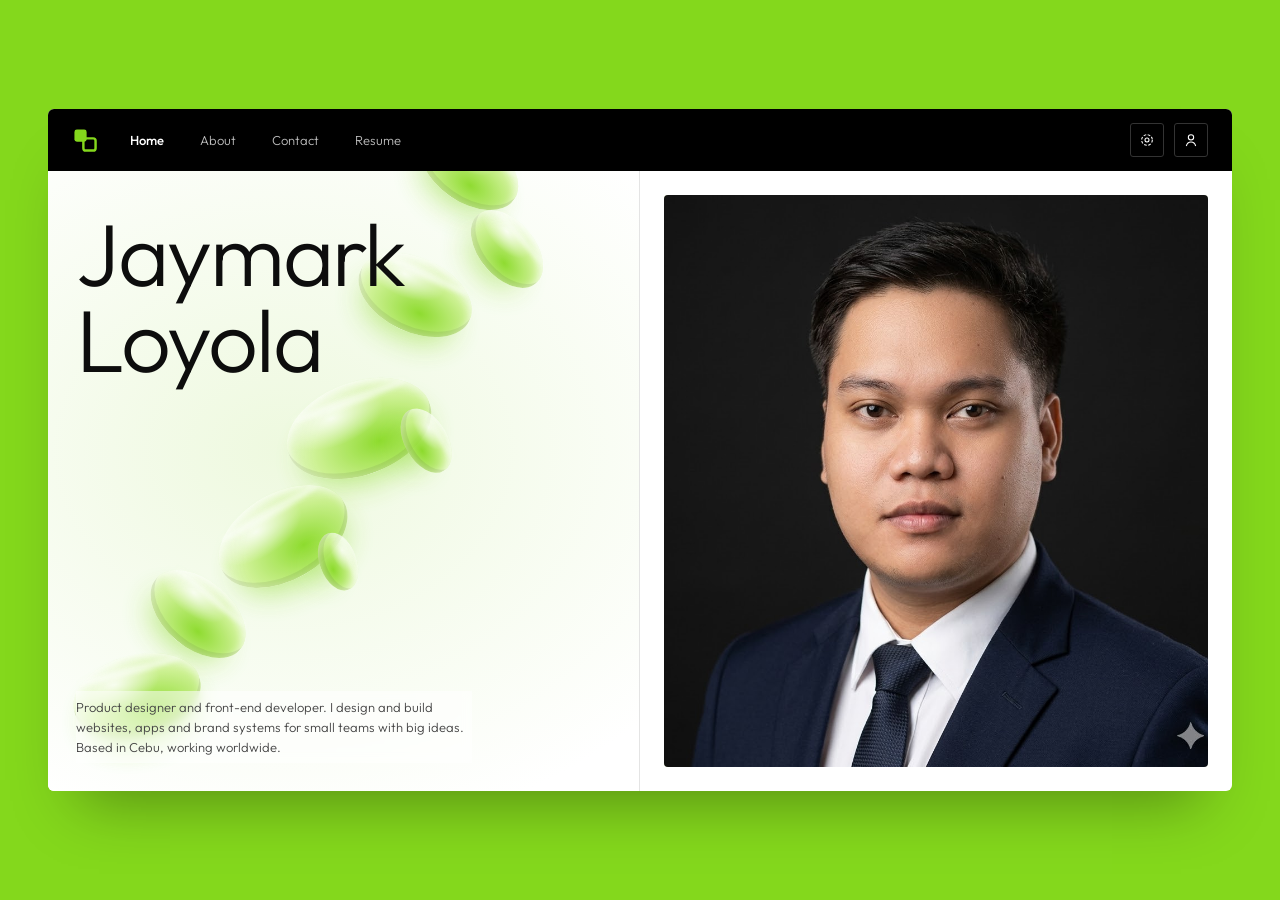
<file: index.html>
<!DOCTYPE html>
<html lang="en">
<head>
  <meta charset="UTF-8" />
  <meta name="viewport" content="width=device-width, initial-scale=1" />
  <title>Jaymark Loyola — Designer &amp; Developer</title>
  <link rel="preconnect" href="https://fonts.googleapis.com" />
  <link rel="preconnect" href="https://fonts.gstatic.com" crossorigin />
  <link href="https://fonts.googleapis.com/css2?family=Outfit:wght@300;400;500&display=swap" rel="stylesheet" />
  <link rel="stylesheet" href="style.css" />
</head>
<body>
  <div class="frame">
    <header class="nav">
      <a href="index.html" class="logo" aria-label="Home">
        <svg viewBox="0 0 32 32" width="26" height="26" aria-hidden="true">
          <rect x="3" y="3" width="15" height="15" rx="3" class="logo-fill" />
          <rect x="14" y="14" width="15" height="15" rx="3" fill="none" class="logo-stroke" stroke-width="3" />
        </svg>
      </a>
      <nav class="nav-links" aria-label="Main">
        <a href="index.html" class="active" aria-current="page">Home</a>
        <a href="about.html" target="_blank" rel="noopener">About</a>
        <a href="contact.html" target="_blank" rel="noopener">Contact</a>
        <a href="resume.html" target="_blank" rel="noopener">Resume</a>
      </nav>
      <div class="nav-tools">
        <div class="pop-wrap">
          <button class="icon-btn dark" id="accentBtn" type="button" aria-label="Change accent colour" aria-expanded="false">
            <svg viewBox="0 0 24 24" width="16" height="16" aria-hidden="true"><circle cx="12" cy="12" r="3" fill="none" stroke="currentColor" stroke-width="1.6"/><circle cx="12" cy="12" r="8" fill="none" stroke="currentColor" stroke-width="1.6" stroke-dasharray="4 2.3"/></svg>
          </button>
          <div class="popover" id="accentPop" hidden>
            <p class="pop-title">Accent colour</p>
            <div class="swatches" id="swatches">
              <button data-accent="lime" aria-label="Lime"></button>
              <button data-accent="aqua" aria-label="Aqua"></button>
              <button data-accent="amber" aria-label="Amber"></button>
              <button data-accent="violet" aria-label="Violet"></button>
            </div>
          </div>
        </div>
        <a class="icon-btn dark" href="contact.html" target="_blank" rel="noopener" aria-label="Get in touch">
          <svg viewBox="0 0 24 24" width="16" height="16" aria-hidden="true"><circle cx="12" cy="8" r="4" fill="none" stroke="currentColor" stroke-width="1.6"/><path d="M5 21c1-4 4-6 7-6s6 2 7 6" fill="none" stroke="currentColor" stroke-width="1.6"/></svg>
        </a>
      </div>
      <button class="menu-toggle" id="menuToggle" aria-label="Open menu" aria-expanded="false">
        <span></span><span></span>
      </button>
    </header>

    <main class="layout">
      <section class="hero">
        <div class="shapes" id="shapes" aria-hidden="true"></div>
        <h1>Jaymark<br />Loyola</h1>
        <p class="hero-copy">
          Product designer and front-end developer. I design and build
          websites, apps and brand systems for small teams with big ideas.
          Based in Cebu, working worldwide.
        </p>
      </section>

      <section class="photo-side">
        <figure class="photo" id="photo">
          
          <img src="images/AI%20pic.jpg" alt="Portrait of Jaymark Loyola" />
          <figcaption class="photo-empty">Add your picture as <b>photo.jpg</b> in this folder</figcaption>
        </figure>
      </section>
    </main>
  </div>

  <div class="toast" id="toast" role="status" aria-live="polite"></div>

  <script src="script.js"></script>
</body>
</html>
</file>
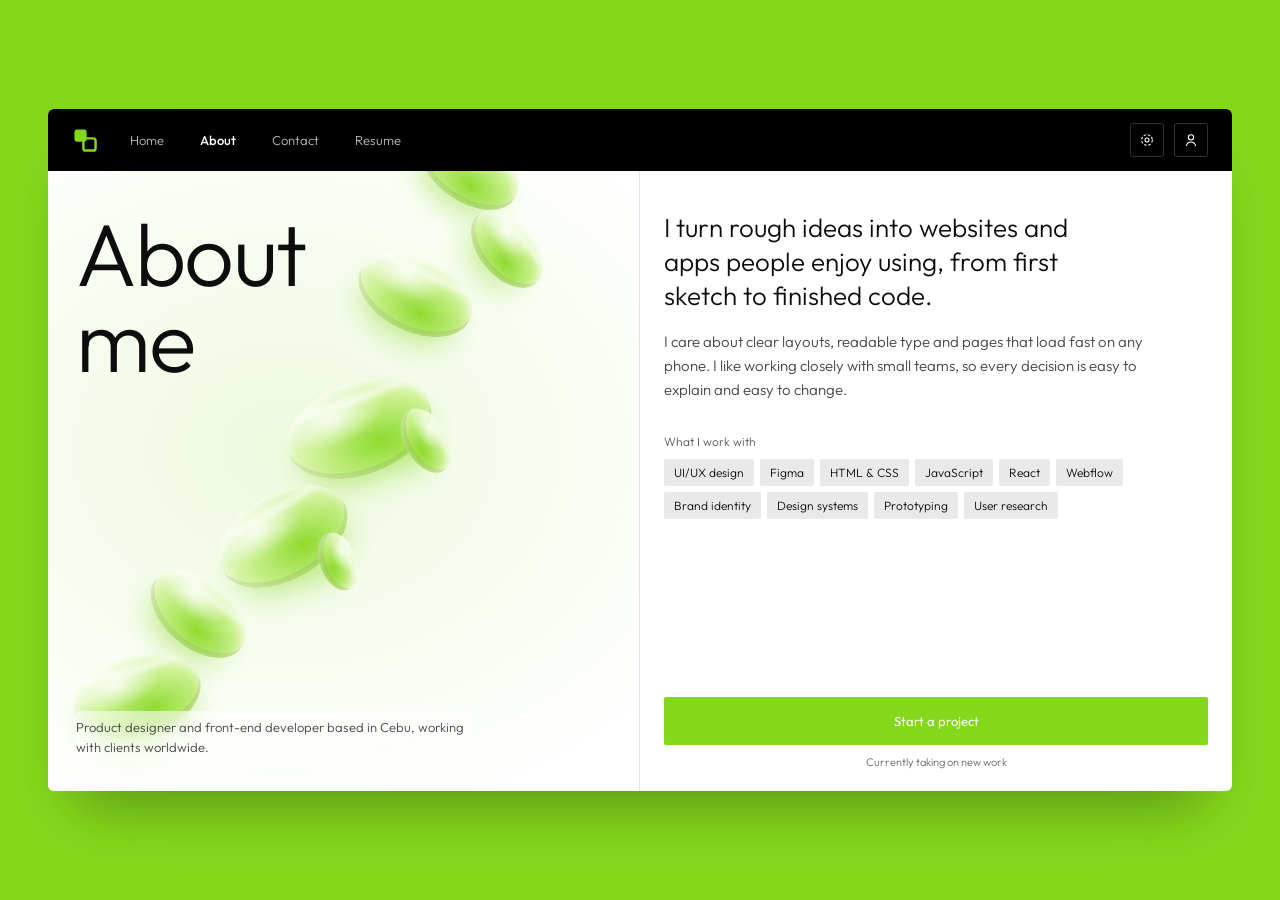
<file: about.html>
<!DOCTYPE html>
<html lang="en">
<head>
  <meta charset="UTF-8" />
  <meta name="viewport" content="width=device-width, initial-scale=1" />
  <title>About — Jaymark Loyola</title>
  <link rel="preconnect" href="https://fonts.googleapis.com" />
  <link rel="preconnect" href="https://fonts.gstatic.com" crossorigin />
  <link href="https://fonts.googleapis.com/css2?family=Outfit:wght@300;400;500&display=swap" rel="stylesheet" />
  <link rel="stylesheet" href="style.css" />
</head>
<body>
  <div class="frame">
    <header class="nav">
      <a href="index.html" class="logo" aria-label="Home">
        <svg viewBox="0 0 32 32" width="26" height="26" aria-hidden="true">
          <rect x="3" y="3" width="15" height="15" rx="3" class="logo-fill" />
          <rect x="14" y="14" width="15" height="15" rx="3" fill="none" class="logo-stroke" stroke-width="3" />
        </svg>
      </a>
      <nav class="nav-links" aria-label="Main">
        <a href="index.html">Home</a>
        <a href="about.html" target="_blank" rel="noopener" class="active" aria-current="page">About</a>
        <a href="contact.html" target="_blank" rel="noopener">Contact</a>
        <a href="resume.html" target="_blank" rel="noopener">Resume</a>
      </nav>
      <div class="nav-tools">
        <div class="pop-wrap">
          <button class="icon-btn dark" id="accentBtn" type="button" aria-label="Change accent colour" aria-expanded="false">
            <svg viewBox="0 0 24 24" width="16" height="16" aria-hidden="true"><circle cx="12" cy="12" r="3" fill="none" stroke="currentColor" stroke-width="1.6"/><circle cx="12" cy="12" r="8" fill="none" stroke="currentColor" stroke-width="1.6" stroke-dasharray="4 2.3"/></svg>
          </button>
          <div class="popover" id="accentPop" hidden>
            <p class="pop-title">Accent colour</p>
            <div class="swatches" id="swatches">
              <button data-accent="lime" aria-label="Lime"></button>
              <button data-accent="aqua" aria-label="Aqua"></button>
              <button data-accent="amber" aria-label="Amber"></button>
              <button data-accent="violet" aria-label="Violet"></button>
            </div>
          </div>
        </div>
        <a class="icon-btn dark" href="contact.html" target="_blank" rel="noopener" aria-label="Get in touch">
          <svg viewBox="0 0 24 24" width="16" height="16" aria-hidden="true"><circle cx="12" cy="8" r="4" fill="none" stroke="currentColor" stroke-width="1.6"/><path d="M5 21c1-4 4-6 7-6s6 2 7 6" fill="none" stroke="currentColor" stroke-width="1.6"/></svg>
        </a>
      </div>
      <button class="menu-toggle" id="menuToggle" aria-label="Open menu" aria-expanded="false">
        <span></span><span></span>
      </button>
    </header>

    <main class="layout">
      <section class="hero">
        <div class="shapes" id="shapes" aria-hidden="true"></div>
        <h1>About<br />me</h1>
        <p class="hero-copy">
          Product designer and front-end developer based in Cebu, working with clients worldwide.
        </p>
      </section>

      <section class="panel">
        <div class="page-body">
          <p class="lead">I turn rough ideas into websites and apps people enjoy using, from first sketch to finished code.</p>
          <p class="body-text">
            I care about clear layouts, readable type and pages that load fast on any phone.
            I like working closely with small teams, so every decision is easy to explain and easy to change.
          </p>
          <p class="section-label">What I work with</p>
          <ul class="skills" id="skills"></ul>
        </div>
        <div class="cta">
          <a class="primary" href="contact.html">Start a project</a>
          <p class="fine">Currently taking on new work</p>
        </div>
      </section>
    </main>
  </div>

  <div class="toast" id="toast" role="status" aria-live="polite"></div>

  <script src="script.js"></script>
</body>
</html>
</file>
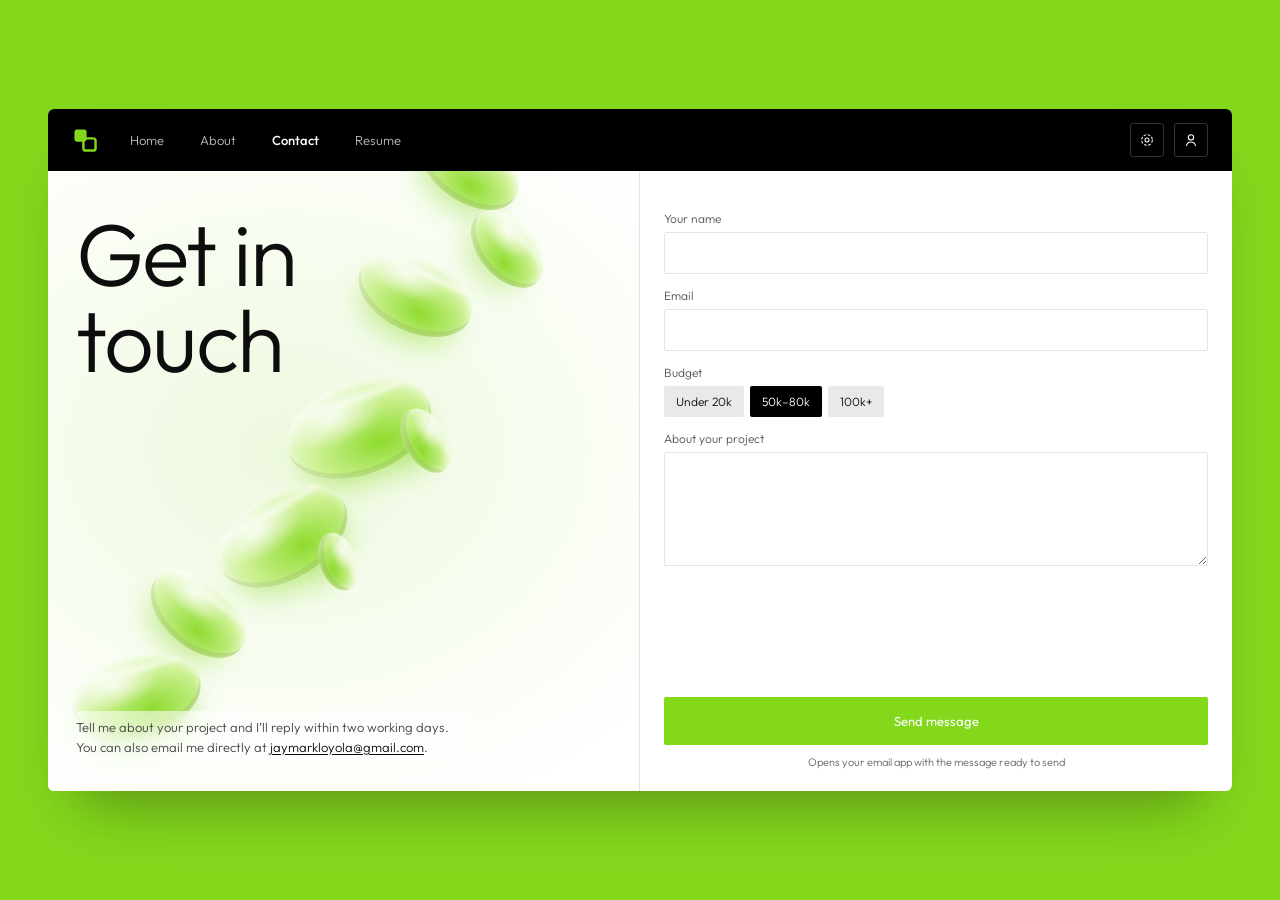
<file: contact.html>
<!DOCTYPE html>
<html lang="en">
<head>
  <meta charset="UTF-8" />
  <meta name="viewport" content="width=device-width, initial-scale=1" />
  <title>Contact — Jaymark Loyola</title>
  <link rel="preconnect" href="https://fonts.googleapis.com" />
  <link rel="preconnect" href="https://fonts.gstatic.com" crossorigin />
  <link href="https://fonts.googleapis.com/css2?family=Outfit:wght@300;400;500&display=swap" rel="stylesheet" />
  <link rel="stylesheet" href="style.css" />
</head>
<body>
  <div class="frame">
    <header class="nav">
      <a href="index.html" class="logo" aria-label="Home">
        <svg viewBox="0 0 32 32" width="26" height="26" aria-hidden="true">
          <rect x="3" y="3" width="15" height="15" rx="3" class="logo-fill" />
          <rect x="14" y="14" width="15" height="15" rx="3" fill="none" class="logo-stroke" stroke-width="3" />
        </svg>
      </a>
      <nav class="nav-links" aria-label="Main">
        <a href="index.html">Home</a>
        <a href="about.html" target="_blank" rel="noopener">About</a>
        <a href="contact.html" target="_blank" rel="noopener" class="active" aria-current="page">Contact</a>
        <a href="resume.html" target="_blank" rel="noopener">Resume</a>
      </nav>
      <div class="nav-tools">
        <div class="pop-wrap">
          <button class="icon-btn dark" id="accentBtn" type="button" aria-label="Change accent colour" aria-expanded="false">
            <svg viewBox="0 0 24 24" width="16" height="16" aria-hidden="true"><circle cx="12" cy="12" r="3" fill="none" stroke="currentColor" stroke-width="1.6"/><circle cx="12" cy="12" r="8" fill="none" stroke="currentColor" stroke-width="1.6" stroke-dasharray="4 2.3"/></svg>
          </button>
          <div class="popover" id="accentPop" hidden>
            <p class="pop-title">Accent colour</p>
            <div class="swatches" id="swatches">
              <button data-accent="lime" aria-label="Lime"></button>
              <button data-accent="aqua" aria-label="Aqua"></button>
              <button data-accent="amber" aria-label="Amber"></button>
              <button data-accent="violet" aria-label="Violet"></button>
            </div>
          </div>
        </div>
        <a class="icon-btn dark" href="contact.html" target="_blank" rel="noopener" aria-label="Get in touch">
          <svg viewBox="0 0 24 24" width="16" height="16" aria-hidden="true"><circle cx="12" cy="8" r="4" fill="none" stroke="currentColor" stroke-width="1.6"/><path d="M5 21c1-4 4-6 7-6s6 2 7 6" fill="none" stroke="currentColor" stroke-width="1.6"/></svg>
        </a>
      </div>
      <button class="menu-toggle" id="menuToggle" aria-label="Open menu" aria-expanded="false">
        <span></span><span></span>
      </button>
    </header>

    <main class="layout">
      <section class="hero">
        <div class="shapes" id="shapes" aria-hidden="true"></div>
        <h1>Get in<br />touch</h1>
        <p class="hero-copy">
          Tell me about your project and I’ll reply within two working days.
          You can also email me directly at
          <button type="button" class="link-btn" id="copyEmail">jaymarkloyola@gmail.com</button>.
        </p>
      </section>

      <section class="panel">
        <form class="contact" id="contactForm" novalidate>
          <label>Your name
            <input type="text" name="name" required autocomplete="name" />
            <span class="err">Enter your name.</span>
          </label>
          <label>Email
            <input type="email" name="email" required autocomplete="email" />
            <span class="err">Enter a valid email, like you@example.com.</span>
          </label>
          <div class="field">Budget
            <div class="chips" id="budgetChips">
              <button type="button" data-v="Under $2k">Under 20k</button>
              <button type="button" data-v="$2k–$8k" class="on">50k–80k</button>
              <button type="button" data-v="$8k+">100k+</button>
            </div>
          </div>
          <label>About your project
            <textarea name="message" rows="5" required></textarea>
            <span class="err">Tell me a little about what you need.</span>
          </label>
          <div class="cta">
            <button class="primary" type="submit">Send message</button>
            <p class="fine">Opens your email app with the message ready to send</p>
          </div>
        </form>
      </section>
    </main>
  </div>

  <div class="toast" id="toast" role="status" aria-live="polite"></div>

  <script src="script.js"></script>
</body>
</html>
</file>
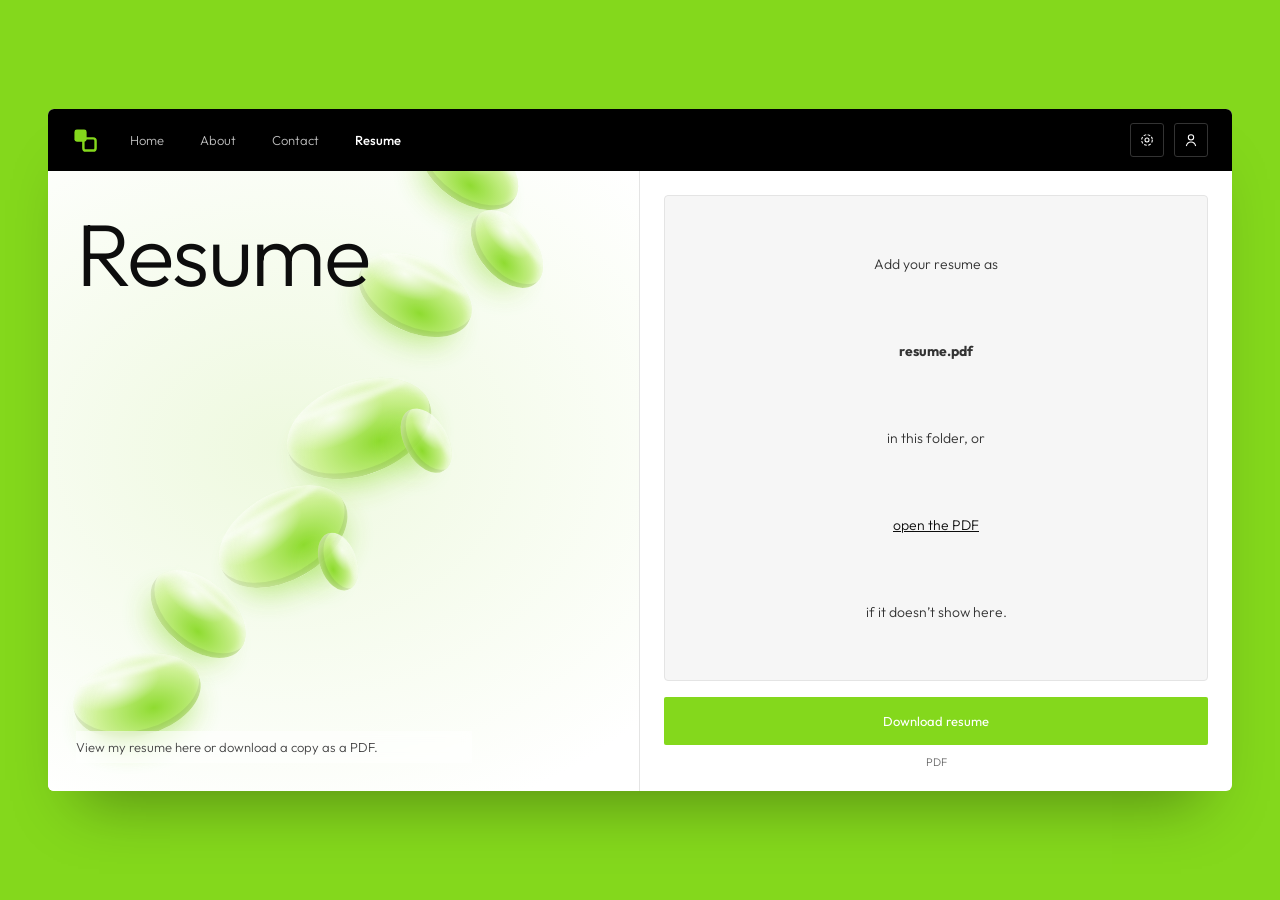
<file: resume.html>
<!DOCTYPE html>
<html lang="en">
<head>
  <meta charset="UTF-8" />
  <meta name="viewport" content="width=device-width, initial-scale=1" />
  <title>Resume — Jaymark Loyola</title>
  <link rel="preconnect" href="https://fonts.googleapis.com" />
  <link rel="preconnect" href="https://fonts.gstatic.com" crossorigin />
  <link href="https://fonts.googleapis.com/css2?family=Outfit:wght@300;400;500&display=swap" rel="stylesheet" />
  <link rel="stylesheet" href="style.css" />
</head>
<body>
  <div class="frame">
    <header class="nav">
      <a href="index.html" class="logo" aria-label="Home">
        <svg viewBox="0 0 32 32" width="26" height="26" aria-hidden="true">
          <rect x="3" y="3" width="15" height="15" rx="3" class="logo-fill" />
          <rect x="14" y="14" width="15" height="15" rx="3" fill="none" class="logo-stroke" stroke-width="3" />
        </svg>
      </a>
      <nav class="nav-links" aria-label="Main">
        <a href="index.html">Home</a>
        <a href="about.html" target="_blank" rel="noopener">About</a>
        <a href="contact.html" target="_blank" rel="noopener">Contact</a>
        <a href="resume.html" target="_blank" rel="noopener" class="active" aria-current="page">Resume</a>
      </nav>
      <div class="nav-tools">
        <div class="pop-wrap">
          <button class="icon-btn dark" id="accentBtn" type="button" aria-label="Change accent colour" aria-expanded="false">
            <svg viewBox="0 0 24 24" width="16" height="16" aria-hidden="true"><circle cx="12" cy="12" r="3" fill="none" stroke="currentColor" stroke-width="1.6"/><circle cx="12" cy="12" r="8" fill="none" stroke="currentColor" stroke-width="1.6" stroke-dasharray="4 2.3"/></svg>
          </button>
          <div class="popover" id="accentPop" hidden>
            <p class="pop-title">Accent colour</p>
            <div class="swatches" id="swatches">
              <button data-accent="lime" aria-label="Lime"></button>
              <button data-accent="aqua" aria-label="Aqua"></button>
              <button data-accent="amber" aria-label="Amber"></button>
              <button data-accent="violet" aria-label="Violet"></button>
            </div>
          </div>
        </div>
        <a class="icon-btn dark" href="contact.html" target="_blank" rel="noopener" aria-label="Get in touch">
          <svg viewBox="0 0 24 24" width="16" height="16" aria-hidden="true"><circle cx="12" cy="8" r="4" fill="none" stroke="currentColor" stroke-width="1.6"/><path d="M5 21c1-4 4-6 7-6s6 2 7 6" fill="none" stroke="currentColor" stroke-width="1.6"/></svg>
        </a>
      </div>
      <button class="menu-toggle" id="menuToggle" aria-label="Open menu" aria-expanded="false">
        <span></span><span></span>
      </button>
    </header>

    <main class="layout">
      <section class="hero">
        <div class="shapes" id="shapes" aria-hidden="true"></div>
        <h1>Resume</h1>
        <p class="hero-copy">
          View my resume here or download a copy as a PDF.
        </p>
      </section>

      <section class="panel">
        <div class="resume" id="resume">
        
          <object data="Loyola%20Resume.pdf" type="application/pdf" aria-label="Jaymark Loyola resume">
            <p class="resume-empty">Add your resume as <b>resume.pdf</b> in this folder,
              or <a href="Loyola%20Resume.pdf">open the PDF</a> if it doesn’t show here.</p>
          </object>
        </div>
        <div class="cta">
          <a class="primary" href="Loyola%20Resume.pdf" download>Download resume</a>
          <p class="fine">PDF</p>
        </div>
      </section>
    </main>
  </div>

  <div class="toast" id="toast" role="status" aria-live="polite"></div>

  <script src="script.js"></script>
</body>
</html>
</file>
<file: style.css>
:root {
  --accent: #84d81c;
  --accent-soft: #c9f08a;
  --accent-wash: #eef9df;
  --ink: #0d0d0d;
  --muted: #9a9a9a;
  --line: #e4e4e4;
  --chip: #e9e9e9;
  --bg: #ffffff;
  --font: "Outfit", "Segoe UI", system-ui, -apple-system, sans-serif;
  --ease: cubic-bezier(.2, .8, .2, 1);
}
body[data-accent="aqua"]   { --accent: #1cc8d8; --accent-soft: #9eeaf1; --accent-wash: #e2f8fa; }
body[data-accent="amber"]  { --accent: #f2a516; --accent-soft: #f8d58e; --accent-wash: #fdf2dc; }
body[data-accent="violet"] { --accent: #8b5cf6; --accent-soft: #cdb8fb; --accent-wash: #f1ebfe; }

* { box-sizing: border-box; margin: 0; padding: 0; }
button, input, textarea { font: inherit; color: inherit; }
button { cursor: pointer; background: none; border: 0; }
:focus-visible { outline: 2px solid var(--accent); outline-offset: 2px; }

body {
  font-family: var(--font);
  font-weight: 300;
  color: var(--ink);
  background: var(--accent);
  min-height: 100vh;
  padding: clamp(12px, 4vw, 48px);
  display: grid;
  place-items: center;
  transition: background .4s var(--ease);
}

.frame {
  width: 100%;
  max-width: 1200px;
  background: var(--bg);
  border-radius: 6px;
  overflow: hidden;
  box-shadow: 0 40px 60px -30px rgba(0, 0, 0, .35);
}

.nav {
  background: #000;
  color: #fff;
  display: flex;
  align-items: center;
  gap: 32px;
  padding: 14px 24px;
  position: relative;
  z-index: 10;
}
.logo { display: flex; }
.logo-fill { fill: var(--accent); }
.logo-stroke { stroke: var(--accent); }

.nav-links { display: flex; gap: 36px; font-size: 13px; }
.nav-links a { color: #bdbdbd; text-decoration: none; transition: color .2s; }
.nav-links a:hover, .nav-links a.active { color: #fff; }
.nav-links a.active { font-weight: 500; }

.nav-tools { margin-left: auto; display: flex; gap: 10px; align-items: center; }
.icon-btn {
  width: 34px; height: 34px; display: grid; place-items: center;
  border: 1px solid var(--line); border-radius: 3px; background: #fff;
  transition: background .2s, border-color .2s;
}
.icon-btn.dark { background: transparent; border-color: #333; color: #fff; }
.icon-btn.dark:hover { background: #1a1a1a; }

.pop-wrap { position: relative; }
.popover {
  position: absolute; right: 0; top: calc(100% + 8px); z-index: 20;
  background: #fff; color: var(--ink);
  border: 1px solid var(--line); border-radius: 4px;
  box-shadow: 0 16px 34px rgba(0,0,0,.18); padding: 14px; width: 200px;
  animation: pop .18s var(--ease);
}
@keyframes pop { from { opacity: 0; transform: translateY(-4px); } }
.pop-title { font-size: 12px; font-weight: 500; margin-bottom: 10px; }
.swatches { display: flex; gap: 8px; }
.swatches button {
  width: 30px; height: 30px; border-radius: 50%;
  border: 2px solid #fff; box-shadow: 0 0 0 1px var(--line);
}
.swatches [data-accent="lime"]   { background: #84d81c; }
.swatches [data-accent="aqua"]   { background: #1cc8d8; }
.swatches [data-accent="amber"]  { background: #f2a516; }
.swatches [data-accent="violet"] { background: #8b5cf6; }
.swatches button.on { box-shadow: 0 0 0 2px var(--ink); }

.menu-toggle { display: none; margin-left: auto; width: 34px; height: 34px; position: relative; }
.menu-toggle span { position: absolute; left: 8px; right: 8px; height: 1.5px; background: #fff; transition: transform .25s var(--ease); }
.menu-toggle span:first-child { top: 13px; }
.menu-toggle span:last-child { top: 20px; }
.menu-toggle[aria-expanded="true"] span:first-child { transform: translateY(3.5px) rotate(45deg); }
.menu-toggle[aria-expanded="true"] span:last-child { transform: translateY(-3.5px) rotate(-45deg); }

.layout { display: grid; grid-template-columns: 1fr 1fr; min-height: 620px; }

.hero {
  position: relative; overflow: hidden;
  padding: 40px 28px 28px;
  display: flex; flex-direction: column; justify-content: space-between;
  background: radial-gradient(120% 90% at 40% 45%, var(--accent-wash) 0%, #fff 70%);
  border-right: 1px solid var(--line);
}
.hero h1 {
  position: relative; z-index: 2;
  font-weight: 300;
  font-size: clamp(52px, 7.2vw, 88px);
  line-height: .98;
  letter-spacing: -.02em;
}
.hero-copy {
  position: relative; z-index: 2;
  max-width: 44ch; font-size: 13px; line-height: 1.55; color: #444;
  background: rgba(255,255,255,.55); backdrop-filter: blur(4px);
  padding: 6px 0;
}
.link-btn { text-decoration: underline; text-underline-offset: 2px; color: var(--ink); }

.shapes { position: absolute; inset: 0; pointer-events: none; }
.disc {
  position: absolute;
  width: var(--w); aspect-ratio: 1 / .62;
  border-radius: 50%;
  background:
    radial-gradient(60% 50% at 35% 30%, rgba(255,255,255,.85), transparent 60%),
    radial-gradient(80% 80% at 60% 70%, var(--accent) 0%, var(--accent-soft) 55%, rgba(255,255,255,.4) 100%);
  box-shadow:
    inset 0 -6px 0 rgba(0,0,0,.08),
    inset 0 4px 10px rgba(255,255,255,.7),
    0 18px 30px -12px color-mix(in srgb, var(--accent) 60%, transparent);
  opacity: .9;
  transform: rotate(var(--r));
  animation: drift var(--d) ease-in-out infinite alternate;
  animation-delay: var(--delay);
}
.disc::after {
  content: ""; position: absolute; inset: 14% 10% auto; height: 10%;
  border-radius: 50%; background: rgba(255,255,255,.55); filter: blur(2px);
}
@keyframes drift {
  from { transform: translateY(0) rotate(var(--r)); }
  to   { transform: translateY(-14px) rotate(calc(var(--r) + 6deg)); }
}

.photo-side { padding: 24px; display: flex; }
.photo {
  position: relative; flex: 1; min-height: 420px;
  border-radius: 4px; overflow: hidden;
  background: radial-gradient(90% 120% at 30% 40%, var(--accent-soft), var(--accent-wash));
}
.photo img { position: absolute; inset: 0; width: 100%; height: 100%; object-fit: cover; }
.photo-empty {
  display: none; position: absolute; inset: 0;
  place-items: center; text-align: center; padding: 24px;
  font-size: 14px; color: #333;
}
.photo.is-empty img { display: none; }
.photo.is-empty .photo-empty { display: grid; }

.panel { display: flex; flex-direction: column; }
.page-body { padding: 40px 24px 0; }
.lead { font-size: 26px; line-height: 1.3; max-width: 26ch; }
.body-text { margin-top: 18px; font-size: 15px; line-height: 1.6; color: #444; max-width: 52ch; }
.section-label { font-size: 12px; color: #555; margin: 32px 0 10px; }
.skills { list-style: none; display: flex; flex-wrap: wrap; gap: 6px; }
.skills li { font-size: 12px; background: var(--chip); padding: 6px 10px; border-radius: 2px; }

.cta { margin-top: auto; padding: 16px 24px 22px; }
.primary {
  display: block; width: 100%; padding: 16px; text-align: center; text-decoration: none;
  background: var(--accent); color: #fff;
  font-size: 13px; font-weight: 400; border-radius: 2px;
  transition: filter .2s, transform .1s;
}
.primary:hover { filter: brightness(.94); }
.primary:active { transform: scale(.995); }
.fine { text-align: center; font-size: 11px; color: #666; margin-top: 10px; }

.contact { display: flex; flex-direction: column; gap: 14px; padding: 40px 24px 0; flex: 1; }
.contact label, .contact .field { display: flex; flex-direction: column; gap: 6px; font-size: 12px; color: #555; }
.contact input, .contact textarea {
  border: 1px solid var(--line); border-radius: 2px; padding: 11px 12px;
  font-size: 14px; color: var(--ink); resize: vertical; outline: 0;
  transition: border-color .2s;
}
.contact input:focus, .contact textarea:focus { border-color: var(--ink); }
.contact .err { display: none; color: #c0392b; font-size: 11px; }
.contact label.invalid input, .contact label.invalid textarea { border-color: #c0392b; }
.contact label.invalid .err { display: block; }
.contact .cta { padding: 4px 0 22px; }
.chips { display: flex; gap: 6px; flex-wrap: wrap; }
.chips button { padding: 8px 12px; font-size: 12px; background: var(--chip); border-radius: 2px; color: var(--ink); }
.chips button.on { background: #000; color: #fff; }

.resume { flex: 1; padding: 24px 24px 0; display: flex; }
.resume object {
  flex: 1; min-height: 480px; width: 100%;
  border: 1px solid var(--line); border-radius: 4px; background: #f6f6f6;
}
.resume-empty { display: grid; place-items: center; height: 100%; min-height: 480px; padding: 24px; text-align: center; font-size: 14px; color: #333; }
.resume-empty a { color: var(--ink); }

.toast {
  position: fixed; left: 50%; bottom: 24px; translate: -50% 20px;
  background: #000; color: #fff; padding: 12px 18px; border-radius: 3px;
  font-size: 13px; opacity: 0; pointer-events: none;
  transition: opacity .25s, translate .25s var(--ease); z-index: 60;
}
.toast.show { opacity: 1; translate: -50% 0; }


@media (max-width: 960px) {
  .nav-links { gap: 20px; }
}
@media (max-width: 780px) {
  .menu-toggle { display: block; }
  .nav { flex-wrap: wrap; gap: 0; }
  .nav-links, .nav-tools { display: none; width: 100%; }
  .nav.open .nav-links { display: flex; flex-direction: column; gap: 14px; padding: 18px 0 10px; font-size: 15px; }
  .nav.open .nav-tools { display: flex; margin: 0 0 6px; }
  .nav.open .popover { left: 0; right: auto; }
  .layout { grid-template-columns: 1fr; }
  .hero { min-height: 420px; border-right: 0; border-bottom: 1px solid var(--line); }
  .photo { min-height: 380px; }
}
@media (max-width: 420px) {
  .page-body, .cta, .contact, .resume, .photo-side { padding-left: 16px; padding-right: 16px; }
}
@media (prefers-reduced-motion: reduce) {
  *, *::before, *::after { animation: none !important; transition: none !important; }
}
</file>
